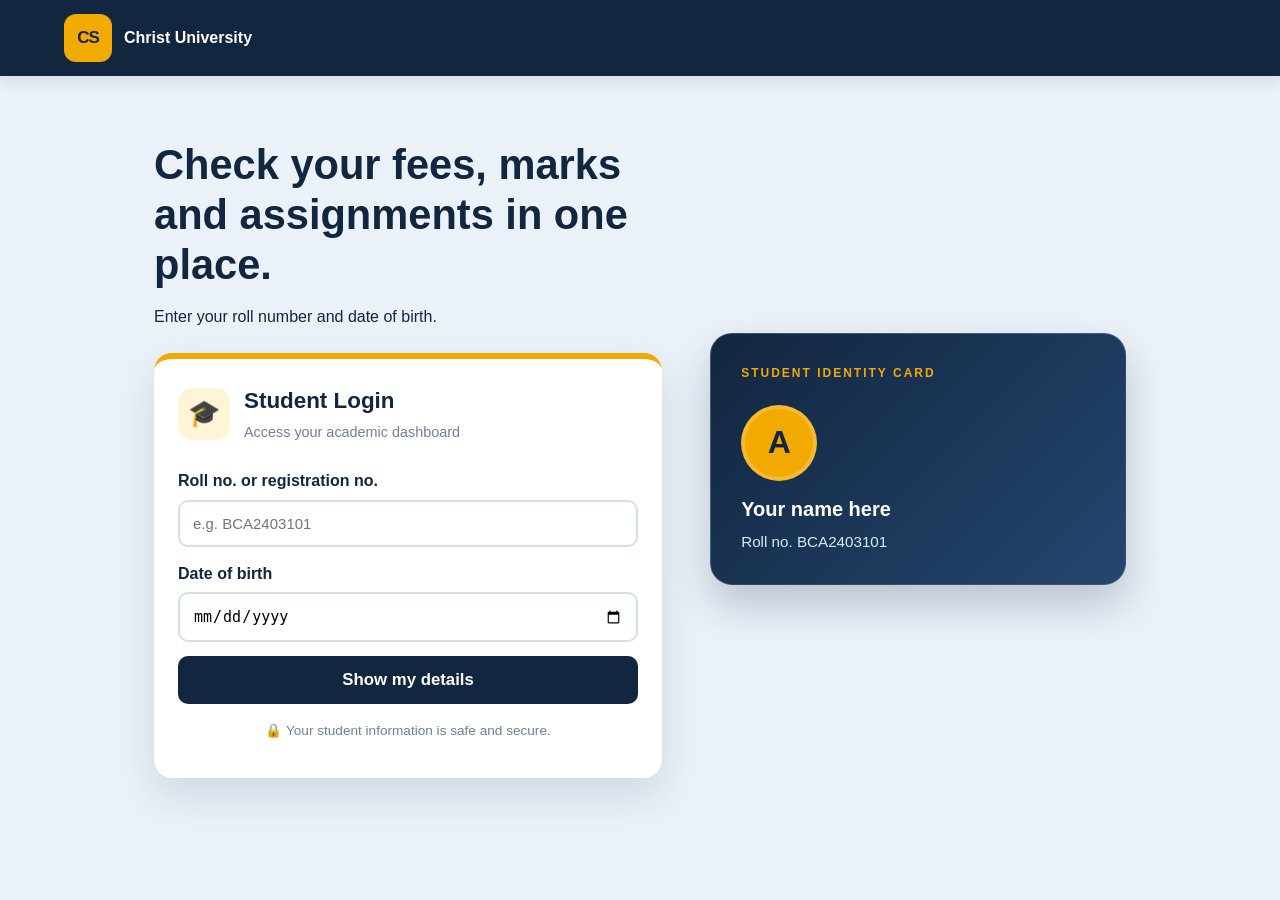
<file: portal/src/main/resources/static/index.html>
<!DOCTYPE html>
<html lang="en">
<head>
  <meta charset="UTF-8">
  <meta name="viewport" content="width=device-width, initial-scale=1">
  <title>Student Portal</title>
  <link rel="stylesheet" href="style.css">
</head>
<body>

  <header class="bar">
    <div class="logo">CS</div>
    <b>Christ University</b>
  </header>

  <main id="home" class="hero">
    <section>
      <h1>Check your fees, marks and assignments in one place.</h1>
      <p>Enter your roll number and date of birth.</p>

      <form class="lookup" id="form">
        <div class="login-heading">
    <span class="cap-icon">🎓</span>
    <div>
        <h2>Student Login</h2>
        <p>Access your academic dashboard</p>
    </div>
  </div>
        <label for="id">Roll no. or registration no.</label>
        <input id="id" placeholder="e.g. BCA2403101">

        <label for="dob">Date of birth</label>
        <input id="dob" type="date">

        <button class="btn" type="submit">Show my details</button>
        <p class="privacy-note">🔒 Your student information is safe and secure.</p>
        <p class="error" id="err"></p>
      </form>
    </section>

    <aside class="idcard">
      <div class="pic">A</div>
      <h3>Your name here</h3>
      <p>Roll no. BCA2403101</p>
    </aside>

  </main>

  <section id="result" style="display:none">
    <div class="profile">
      <div class="avatar" id="av"></div>
      <div><h2 id="nm"></h2><small id="info"></small></div>
      <button class="back" id="back">Search again</button>
    </div>

    <div class="grid">
      <div class="panel">
        <h3>College fees</h3>
        <p>Total: <b id="ft"></b></p>
        <p>Paid: <b id="fp"></b></p>
        <p>Due: <b id="fd"></b></p>
        <div class="track"><div class="fill" id="bar"></div></div>
      </div>

      <div class="panel">
        <h3>Semester marks</h3>
        <div id="tabs"></div>
        <table>
          <thead><tr><th>Subject</th><th>Marks</th><th>Out of</th><th>Result</th></tr></thead>
          <tbody id="mk"></tbody>
        </table>
      </div>

      <div class="panel full">
        <h3>Assignments</h3>
        <table>
          <thead><tr><th>Subject</th><th>Title</th><th>Due</th><th>Status</th></tr></thead>
          <tbody id="as"></tbody>
        </table>
      </div>
    </div>
  </section>

  <script src="script.js"></script>
</body>
</html>
</file>
<file: portal/src/main/resources/static/style.css>
:root {
    --ink: #12263f;
    --sky: #eaf1f8;
    --gold: #f2a900;
    --green: #1e8e5a;
    --coral: #d64545;
    --line: #d5dfeb;
}

* {
    box-sizing: border-box;
    margin: 0;
    padding: 0;
}

html {
    scroll-behavior: smooth;
}

body {
    font-family: 'Segoe UI', sans-serif;
    background: var(--sky);
    color: var(--ink);
    line-height: 1.6;
}

/* Header */
.bar {
    background: var(--ink);
    color: #fff;
    padding: 14px 5vw;
    display: flex;
    align-items: center;
    gap: 12px;
    box-shadow: 0 4px 15px rgba(18, 38, 63, .12);
}

.logo {
    width: 48px;
    height: 48px;
    border-radius: 12px;
    background: var(--gold);
    color: var(--ink);
    display: grid;
    place-items: center;
    font-weight: 800;
    font-size: 17px;
    letter-spacing: -1px;
}

/* Homepage */
.hero {
    max-width: 1100px;
    margin: 0 auto;
    padding: 64px 5vw;
    display: grid;
    grid-template-columns: 1.1fr .9fr;
    gap: 48px;
    align-items: center;
}

.hero h1 {
    font-size: 2.6rem;
    line-height: 1.2;
    margin-bottom: 14px;
}

.lookup {
    background: #fff;
    border-radius: 18px;
    padding: 24px;
    margin-top: 24px;
    border-top: 6px solid var(--gold);
    box-shadow: 0 18px 40px rgba(18, 38, 63, .12);
}

.lookup label {
    display: block;
    font-weight: 600;
    margin-bottom: 6px;
}

.lookup input {
    width: 100%;
    padding: 13px;
    border: 2px solid var(--line);
    border-radius: 10px;
    margin-bottom: 14px;
    font-size: 15px;
    transition: border .2s, box-shadow .2s;
}

.lookup input:focus {
    outline: none;
    border-color: var(--gold);
    box-shadow: 0 0 0 3px rgba(242, 169, 0, .15);
}

/* Buttons */
.btn {
    width: 100%;
    padding: 14px;
    border: 0;
    border-radius: 10px;
    background: var(--ink);
    color: #fff;
    font-size: 1.05rem;
    font-weight: 600;
    cursor: pointer;
    transition: background .2s, transform .2s, box-shadow .2s;
}

.btn:hover {
    background: #24466f;
    transform: translateY(-2px);
    box-shadow: 0 6px 15px rgba(18, 38, 63, .18);
}

button:focus-visible {
    outline: 3px solid var(--gold);
    outline-offset: 3px;
}

.error {
    color: var(--coral);
    margin-top: 12px;
}

/* Student ID Card */
.idcard {
    position: relative;
    background: linear-gradient(135deg, #12263f, #24466f);
    color: #fff;
    border-radius: 22px;
    padding: 30px;
    min-height: 240px;
    box-shadow: 0 20px 40px rgba(18, 38, 63, .22);
    border: 1px solid rgba(255, 255, 255, .15);
    overflow: hidden;
}

.idcard::before {
    content: "STUDENT IDENTITY CARD";
    display: block;
    font-size: 12px;
    letter-spacing: 2px;
    font-weight: 700;
    color: var(--gold);
    margin-bottom: 22px;
}

.idcard .pic {
    width: 76px;
    height: 76px;
    border-radius: 50%;
    background: var(--gold);
    color: var(--ink);
    display: grid;
    place-items: center;
    font-size: 2rem;
    font-weight: 800;
    margin-bottom: 12px;
    border: 4px solid rgba(255, 255, 255, .2);
}

.idcard h3 {
    font-size: 1.25rem;
    margin-bottom: 5px;
}

.idcard p {
    font-size: .95rem;
    color: #dce8f5;
}


/* Student result section */
#result {
    max-width: 1100px;
    margin: 0 auto;
    padding: 36px 5vw;
}

.profile {
    display: flex;
    align-items: center;
    gap: 18px;
    background: var(--ink);
    color: #fff;
    border-radius: 18px;
    padding: 22px 26px;
    margin-bottom: 22px;
    box-shadow: 0 8px 20px rgba(18, 38, 63, .12);
}

.avatar {
    width: 62px;
    height: 62px;
    border-radius: 50%;
    background: var(--gold);
    color: var(--ink);
    display: grid;
    place-items: center;
    font-size: 1.5rem;
    font-weight: 800;
}

.back {
    margin-left: auto;
    background: transparent;
    color: #fff;
    border: 2px solid #fff;
    padding: 9px 18px;
    border-radius: 999px;
    cursor: pointer;
    transition: background .2s, color .2s;
}

.back:hover {
    background: #fff;
    color: var(--ink);
}

/* Dashboard layout */
.grid {
    display: grid;
    grid-template-columns: 1fr 1.6fr;
    gap: 22px;
}

.panel {
    background: #fff;
    border-radius: 16px;
    padding: 22px;
    box-shadow: 0 5px 18px rgba(18, 38, 63, .06);
}

.panel h2,
.panel h3 {
    margin-bottom: 14px;
}

.full {
    grid-column: 1 / -1;
}

/* Fee progress bar */
.track {
    height: 12px;
    background: var(--line);
    border-radius: 8px;
    margin-top: 12px;
    overflow: hidden;
}

.fill {
    height: 100%;
    background: var(--green);
    border-radius: 8px;
    transition: width .4s ease;
}

/* Tables */
table {
    width: 100%;
    border-collapse: collapse;
}

th,
td {
    text-align: left;
    padding: 11px 10px;
    border-bottom: 1px solid var(--line);
}

th {
    background: #f4f7fb;
    color: var(--ink);
    font-weight: 700;
}

tbody tr:hover {
    background: #f8fafd;
}

/* Status badges */
.badge {
    display: inline-block;
    padding: 3px 12px;
    border-radius: 999px;
    font-size: .85rem;
    font-weight: 600;
}

.done {
    background: #dff3e8;
    color: #14693f;
}

.pending {
    background: #fbe1e1;
    color: #a52d2d;
}

/* Semester tabs */
.tab {
    padding: 7px 16px;
    border-radius: 999px;
    border: 2px solid var(--line);
    background: #fff;
    color: var(--ink);
    cursor: pointer;
    margin: 0 8px 12px 0;
    transition: all .2s;
}

.tab:hover,
.tab.active {
    background: var(--ink);
    border-color: var(--ink);
    color: #fff;
}

/* Mobile responsiveness */
@media (max-width: 700px) {
    .hero,
    .grid {
        grid-template-columns: 1fr;
    }

    .idcard {
        display: none;
    }

    .hero {
        padding-top: 40px;
    }

    .hero h1 {
        font-size: 2rem;
    }

    .profile {
        flex-wrap: wrap;
    }

    .back {
        margin-left: 0;
    }

    .panel {
        overflow-x: auto;
    }
}

@media (max-width: 480px) {
    .bar {
        padding: 12px 4vw;
    }

    .hero,
    #result {
        padding-left: 4vw;
        padding-right: 4vw;
    }

    .lookup,
    .panel {
        padding: 17px;
    }

    .profile {
        padding: 18px;
    }

    .hero h1 {
        font-size: 1.8rem;
    }
}

/* Student Login Heading */
.login-heading {
    display: flex;
    align-items: center;
    gap: 14px;
    margin-bottom: 24px;
}

.cap-icon {
    width: 52px;
    height: 52px;
    background: #fff4d6;
    border-radius: 14px;
    display: grid;
    place-items: center;
    font-size: 26px;
}

.login-heading h2 {
    font-size: 1.4rem;
    color: var(--ink);
    margin-bottom: 2px;
}

.login-heading p {
    font-size: .9rem;
    color: #718096;
}

/* Privacy Note */
.privacy-note {
    text-align: center;
    color: #718096;
    font-size: .85rem;
    margin-top: 16px;
}

/* Modern Student Dashboard */

#result {
    max-width: 1250px;
    padding-top: 45px;
    padding-bottom: 50px;
}

/* Student Profile */
#result .profile {
    background: linear-gradient(120deg, #12263f, #294e78);
    border-left: 6px solid var(--gold);
    border-radius: 20px;
    padding: 28px 32px;
    min-height: 110px;
    box-shadow: 0 12px 28px rgba(18, 38, 63, .16);
}

#result .avatar {
    width: 72px;
    height: 72px;
    font-size: 1.8rem;
    border: 3px solid rgba(255,255,255,.3);
}

/* Dashboard Cards */
#result .panel {
    border-radius: 20px;
    padding: 28px;
    border: 1px solid #e1e8f0;
    box-shadow: 0 8px 25px rgba(18, 38, 63, .07);
    transition: transform .25s ease, box-shadow .25s ease;
}

#result .panel:hover {
    transform: translateY(-5px);
    box-shadow: 0 16px 32px rgba(18, 38, 63, .12);
}

/* Card Headings */
#result .panel h3 {
    font-size: 1.3rem;
    padding-bottom: 15px;
    margin-bottom: 18px;
    border-bottom: 2px solid #edf1f6;
}

/* Fee Summary */
#result .panel:first-child p {
    font-size: 1.05rem;
    margin-bottom: 8px;
}

#result .track {
    height: 15px;
    background: #e2eaf3;
    border-radius: 20px;
    margin-top: 18px;
}

#result .fill {
    border-radius: 20px;
}

/* Tables */
#result table {
    margin-top: 12px;
    border-spacing: 0;
}

#result th {
    background: #edf2f8;
    padding: 15px 12px;
    font-size: .95rem;
}

#result td {
    padding: 15px 12px;
}

#result tbody tr:nth-child(even) {
    background: #f7f9fc;
}

#result tbody tr:hover {
    background: #eaf1f8;
}

/* Assignment Status */
#result .badge {
    padding: 6px 15px;
    font-size: .82rem;
    letter-spacing: .4px;
}

/* Semester Tabs */
#result .tab {
    padding: 9px 20px;
    font-weight: 600;
}

#result .tab:hover,
#result .tab.active {
    background: var(--ink);
    color: white;
    border-color: var(--ink);
}

/* Responsive Dashboard */
@media (max-width: 700px) {
    #result {
        padding: 25px 4vw;
    }

    #result .profile {
        padding: 20px;
    }

    #result .panel {
        padding: 18px;
    }
}

/* College Fee Card Enhancement */

#result .panel:first-child {
    background: linear-gradient(145deg, #ffffff, #f8fbff);
    border-top: 5px solid var(--gold);
}

#result .panel:first-child h3 {
    font-size: 1.4rem;
    color: var(--ink);
}

#result .panel:first-child p {
    display: flex;
    justify-content: space-between;
    align-items: center;
    margin: 12px 0;
    font-size: 1.05rem;
}

#result #ft,
#result #fp {
    font-weight: 700;
    color: var(--ink);
}

#result #fd {
    display: inline-block;
    padding: 5px 12px;
    border-radius: 8px;
    background: #fbe1e1;
    color: #a52d2d;
    font-weight: 800;
}

#result .track {
    height: 16px;
    margin-top: 22px;
    background: #e3eaf3;
    border-radius: 20px;
    overflow: hidden;
}

#result .fill {
    background: linear-gradient(90deg, #1e8e5a, #42b883);
    border-radius: 20px;
}
</file>
